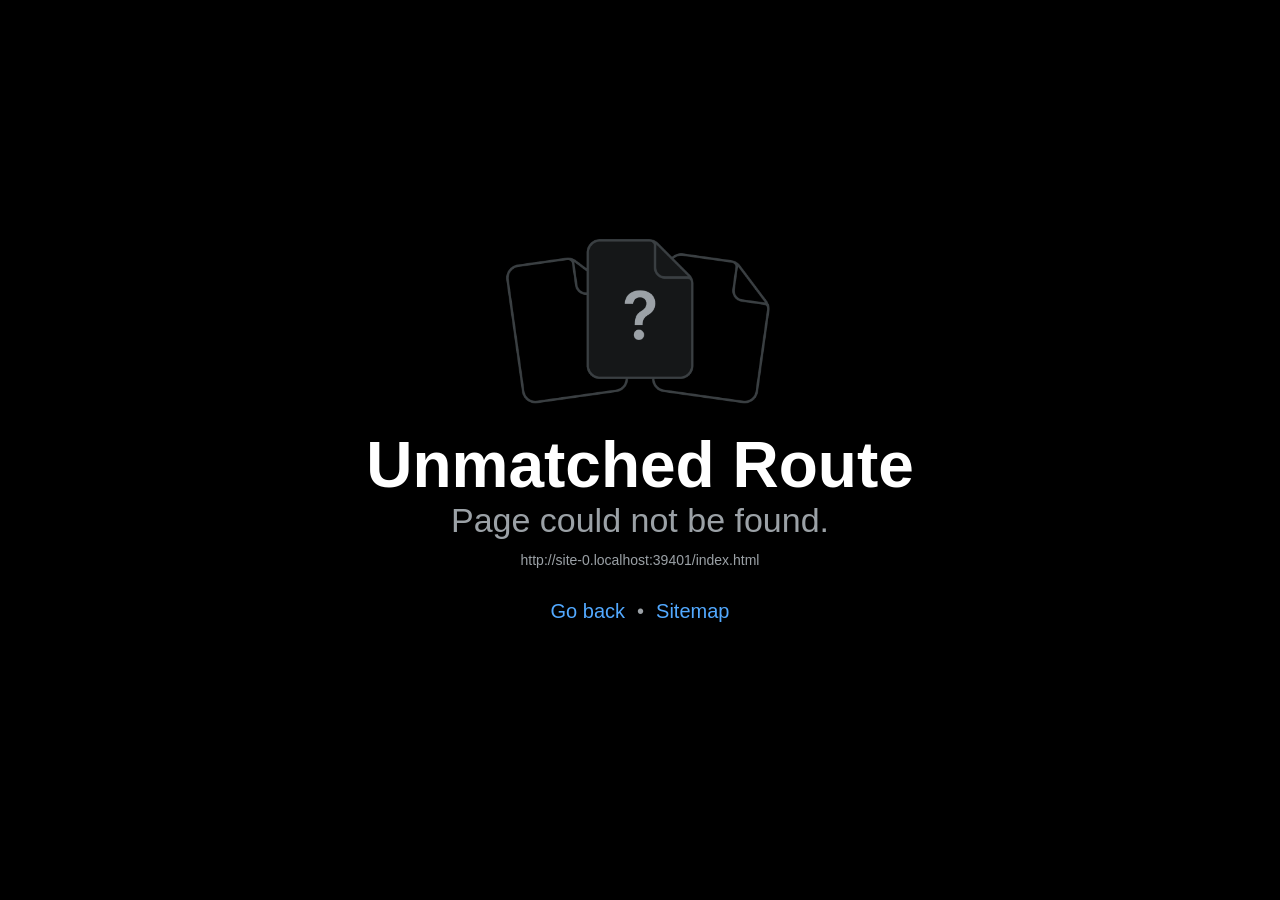
<file: index.html>
<!DOCTYPE html>
<html lang="en">
  <head>
    <meta charset="utf-8" />
    <meta httpEquiv="X-UA-Compatible" content="IE=edge" />
    <meta name="viewport" content="width=device-width, initial-scale=1, shrink-to-fit=no, viewport-fit=cover" />
    <title>Rehyn</title>
    <!-- The `react-native-web` recommended style reset: https://necolas.github.io/react-native-web/docs/setup/#root-element -->
    <style id="expo-reset">
      /* These styles make the body full-height */
      html,
      body {
        height: 100%;
      }
      /* These styles disable body scrolling if you are using <ScrollView> */
      body {
        overflow: hidden;
      }
      /* These styles make the root element full-height */
      #root {
        display: flex;
        height: 100%;
        flex: 1;
      }
    </style>
  <link rel="icon" href="/favicon.ico" />
    <link rel="manifest" href="/manifest.json" />
    <meta name="theme-color" content="#4A7856" />
    <meta name="mobile-web-app-capable" content="yes" />
    <meta name="apple-mobile-web-app-capable" content="yes" />
    <meta name="apple-mobile-web-app-status-bar-style" content="black-translucent" />
    <meta name="apple-mobile-web-app-title" content="Rehyn" />
    <link rel="apple-touch-icon" sizes="180x180" href="/icons/apple-touch-icon.png" />
    <script>
      if ("serviceWorker" in navigator) {
        let reloadingForUpdate = false;
        let hadController = Boolean(navigator.serviceWorker.controller);
        navigator.serviceWorker.addEventListener("controllerchange", () => {
          // First installation already has the current bundle. Do not restart
          // the patient's setup just because the worker takes control.
          if (!hadController) { hadController = true; return; }
          const sessionRoutes = ["assessment", "exercise", "camera-check", "task-intro", "session-check", "emergency"];
          if (sessionRoutes.includes(window.location.pathname.split("/")[1])) return;
          if (reloadingForUpdate) return;
          reloadingForUpdate = true;
          window.location.reload();
        });
        window.addEventListener("load", async () => {
          try {
            const registration = await navigator.serviceWorker.register("/sw.js", { updateViaCache: "none" });
            await registration.update();
          } catch { /* The app also works when offline caching is unavailable. */ }
        });
      }
    </script>
</head>

  <body>
    <!-- Use static rendering with Expo Router to support running without JavaScript. -->
    <noscript>
      You need to enable JavaScript to run this app.
    </noscript>
    <!-- The root element for your Expo app. -->
    <div id="root"></div>
  <script src="/_expo/static/js/web/entry-80a343812f86eaacc761543dcf913a5e.js" defer></script>
</body>
</html>
</file>
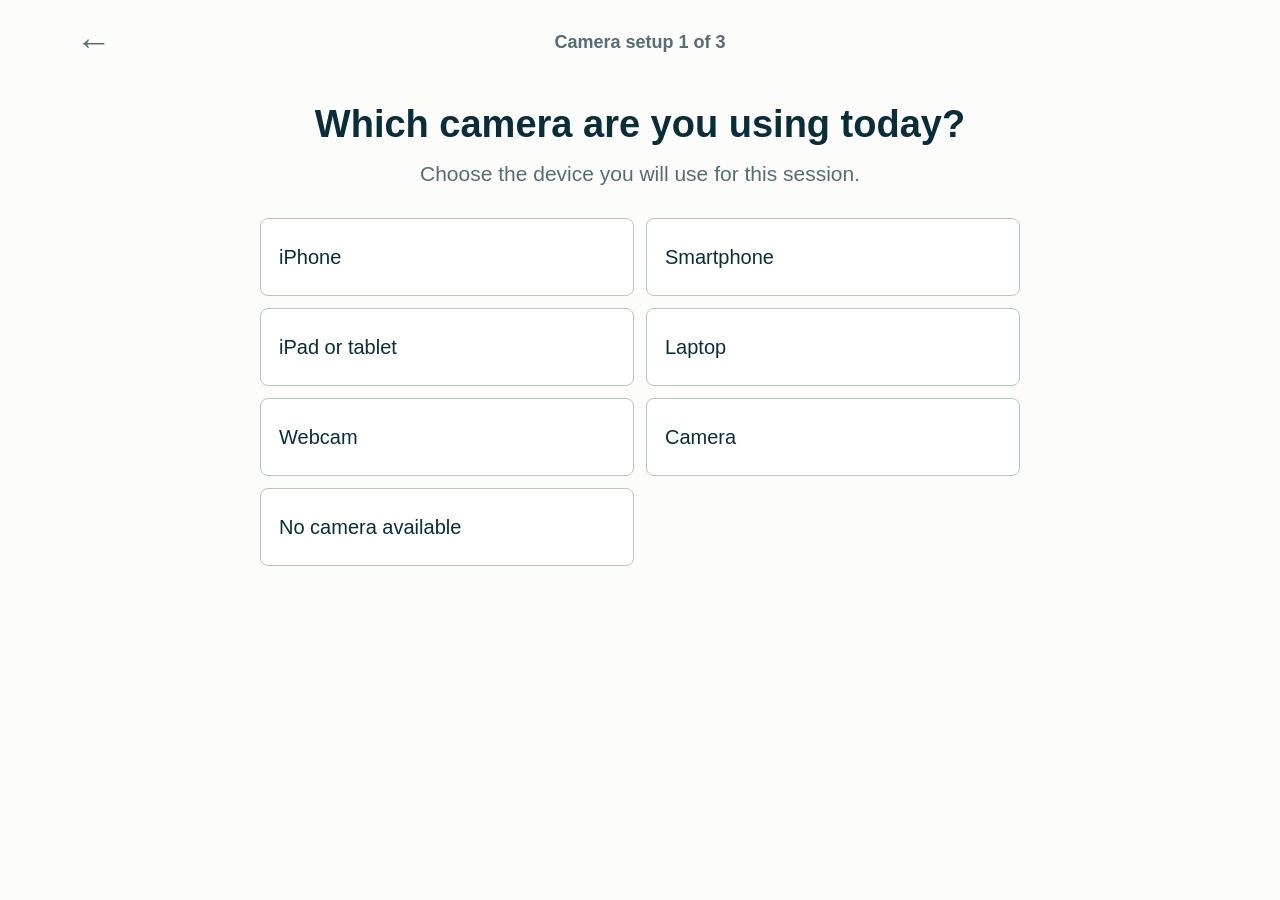
<file: camera-setup/index.html>
<!doctype html>
<html lang="en">
<head>
  <meta charset="utf-8">
  <meta name="viewport" content="width=device-width, initial-scale=1, viewport-fit=cover">
  <meta name="theme-color" content="#fcfcfa">
  <title>Camera setup | Rehyn</title>
  <link rel="stylesheet" href="./setup.css">
</head>
<body>
  <main>
    <header class="topbar">
      <button id="back" class="icon-button" aria-label="Go back" title="Go back">&#8592;</button>
      <span id="step-label">Camera setup 1 of 3</span>
      <span></span>
    </header>
    <section id="choose" class="device-page" aria-labelledby="device-title">
      <h1 id="device-title" tabindex="-1">Which camera are you using today?</h1>
      <p class="subtitle">Choose the device you will use for this session.</p>
      <div id="device-options" class="device-options"></div>
    </section>

    <section id="placement" hidden aria-labelledby="placement-title">
      <h1 id="placement-title" tabindex="-1">Place your iPhone like this</h1>
      <p class="subtitle">Use a stable surface and leave space to move.</p>
      <div class="setup-layout">
        <figure id="illustration" class="illustration">
          <img src="./iphone-setup.png" width="1122" height="1402" alt="An upright iPhone on a stable surface faces the patient. The front camera is level with her shoulder. Move far enough away for the upper body to fit in the camera view.">
        </figure>
        <div class="setup-actions">
          <p class="framing-copy">Make sure the camera can see your head, shoulders, arms and hands.</p>
          <ol class="placement-notes">
            <li id="device-placement">Stand your iPhone upright in a secure holder. Keep the screen facing you.</li>
            <li>Place the camera at shoulder height for your seated position. Ask someone to help if needed.</li>
            <li>For arm and hand tasks, sit in a stable chair. Match the camera to your seated shoulder height.</li>
          </ol>
          <button id="open-check" class="primary">Open camera check <span aria-hidden="true">&#8594;</span></button>
          <button id="play-demo" class="link-button">Play setup demonstration</button>
          <button id="change-device" class="link-button secondary-link">Use a different device</button>
        </div>
      </div>
    </section>

    <section id="test" hidden aria-labelledby="test-title">
      <h1 id="test-title" tabindex="-1">Camera test in progress</h1>
      <p class="subtitle">Keep your head, shoulders, arms and hands in view.</p>
      <div class="test-layout">
        <div id="preview" class="preview">
          <video id="video" autoplay muted playsinline aria-label="Your live camera preview"></video>
          <canvas id="overlay" aria-hidden="true"></canvas>
          <span id="live" class="live-badge" hidden><span></span> LIVE</span>
          <div id="camera-status" class="camera-status" role="status"><span class="spinner" aria-hidden="true"></span><span id="status-text">Opening camera...</span></div>
          <div id="preview-empty" class="preview-empty">Your camera preview will appear here.</div>
        </div>
        <div class="test-actions">
          <div id="error" role="alert" class="error" hidden></div>
          <label id="camera-source-label" class="camera-source" hidden>Camera <select id="camera-source" aria-label="Camera source"></select></label>
          <div class="checklist">
            <div class="check-row"><span id="steady-icon" class="spinner" aria-hidden="true"></span><span id="steady-text" role="status">Checking view steadiness</span></div>
            <div class="check-row"><span id="position-icon" class="spinner" aria-hidden="true"></span><span id="position-text" role="status">Checking head and shoulders</span></div>
            <div class="check-row"><span id="frame-icon" class="spinner" aria-hidden="true"></span><span id="frame-text" role="status">Checking arms and hands</span></div>
          </div>
          <p class="check-note">Rehyn checks these automatically. No boxes to tick.</p>
          <p id="frame-hint" class="frame-hint" role="status">Keep both arms relaxed and visible.</p>
          <button id="continue" class="primary" disabled>Testing camera...</button>
          <button id="retry" class="primary" hidden>Try camera again</button>
          <button id="stop" class="link-button">Stop test</button>
          <p class="privacy">This setup check stays on your device. It is not recorded.</p>
        </div>
      </div>
    </section>

    <section id="no-camera" class="device-page" hidden>
      <h1 tabindex="-1">No camera available?</h1>
      <p class="subtitle">Your survey answers and saved plan are still available. Camera-guided tasks need a working camera.</p>
      <button id="no-camera-back" class="primary">Back to Rehyn</button>
      <button id="choose-again" class="link-button">Choose a camera</button>
    </section>
  </main>
  <dialog id="demo" aria-labelledby="demo-title">
    <div class="demo-header"><h2 id="demo-title">iPhone setup demonstration</h2><button id="close-demo" class="icon-button" aria-label="Close demonstration">&#215;</button></div>
    <div class="demo-image"><img src="./iphone-setup.png" alt="Phone placement demonstration" width="1122" height="1402"></div>
    <p id="demo-caption" aria-live="polite"></p>
    <div class="demo-controls"><button id="demo-toggle">Pause</button><span id="demo-count"></span><button id="demo-next">Next step &#8594;</button></div>
  </dialog>
  <script type="module" src="./setup.mjs"></script>
</body>
</html>
</file>
<file: camera-setup/setup.css>
:root { color-scheme: light; font-family: Arial, Helvetica, sans-serif; color: #092d39; background: #fcfcfa; --green: #08634e; --muted: #566d75; }
* { box-sizing: border-box; letter-spacing: 0; }
body { margin: 0; }
[hidden] { display: none !important; }
button, input { font: inherit; }
button { cursor: pointer; color: inherit; touch-action: manipulation; }
button:focus-visible, input:focus-visible { outline: 3px solid #08a7c1; outline-offset: 4px; }
button:disabled { cursor: default; }
main { max-width: 1180px; margin: auto; padding: max(16px, env(safe-area-inset-top)) max(20px, env(safe-area-inset-right)) max(24px, env(safe-area-inset-bottom)) max(20px, env(safe-area-inset-left)); }
.topbar { display: grid; grid-template-columns: 48px 1fr 48px; align-items: center; min-height: 52px; margin-bottom: 20px; text-align: center; font-size: 18px; font-weight: 600; color: var(--muted); }
.icon-button { background: transparent; border: 0; width: 48px; height: 48px; font-size: 36px; line-height: 1; }
h1 { font-size: 38px; line-height: 1.15; margin: 0 0 12px; text-align: center; overflow-wrap: break-word; }
h1:focus { outline: none; }
.subtitle { margin: 0 auto 26px; text-align: center; color: var(--muted); font-size: 21px; line-height: 1.4; max-width: 850px; }
.setup-layout, .test-layout { display: grid; grid-template-columns: minmax(0, 1.1fr) minmax(0, 1fr); gap: 40px; align-items: center; }
.setup-layout.no-illustration { grid-template-columns: minmax(0, 1fr); max-width: 720px; margin: auto; }
.illustration { margin: 0; overflow: hidden; border-radius: 8px; }
.illustration img { display: block; width: 100%; height: auto; }
.framing-copy { font-size: 26px; line-height: 1.4; font-weight: 700; margin: 0 0 24px; }
.placement-notes { padding-left: 25px; color: var(--muted); line-height: 1.55; font-size: 18px; margin: 0 0 28px; }
.placement-notes li { padding-left: 5px; margin: 12px 0; }
.primary { width: 100%; min-height: 62px; border: 0; background: var(--green); color: white; border-radius: 8px; font-size: 22px; font-weight: 700; padding: 16px 20px; line-height: 1.25; display: flex; align-items: center; justify-content: center; gap: 14px; }
.primary:disabled { background: #799e98; }
.primary:hover:not(:disabled) { background: #075341; }
.link-button { display: block; background: none; border: 0; margin: 18px auto 0; padding: 10px; font-size: 19px; line-height: 1.4; color: var(--green); text-decoration: underline; text-underline-offset: 4px; }
.secondary-link { font-size: 16px; margin-top: 4px; }
.device-page { max-width: 760px; margin: 35px auto; }
.device-options { display: grid; grid-template-columns: 1fr 1fr; gap: 12px; margin-top: 30px; }
.device-options button { min-height: 78px; border: 1px solid #b7c7c3; border-radius: 8px; background: white; padding: 18px; text-align: left; font-size: 20px; }
.device-options button:hover { background: #e6f1ea; border-color: var(--green); }
.preview { position: relative; width: 100%; aspect-ratio: 4 / 5; border-radius: 8px; overflow: hidden; background: #1b292c; }
video, canvas { width: 100%; height: 100%; position: absolute; inset: 0; }
video { object-fit: contain; transform: scaleX(-1); }
canvas { pointer-events: none; }
.live-badge { position: absolute; top: 14px; left: 14px; display: flex; gap: 8px; align-items: center; background: #263330e6; color: white; border-radius: 6px; padding: 10px 12px; font-size: 15px; font-weight: 700; }
.live-badge span { width: 10px; height: 10px; border-radius: 50%; background: #35e989; }
.camera-status { position: absolute; bottom: 18px; left: 16px; right: 16px; background: #08634ee8; border: 1px solid #8cdeb5; color: white; padding: 16px; border-radius: 8px; display: flex; gap: 12px; align-items: center; justify-content: center; font-size: 18px; font-weight: 700; text-align: center; }
.preview-empty { position: absolute; inset: 25% 10%; display: flex; align-items: center; justify-content: center; text-align: center; color: #d8e6e3; font-size: 20px; line-height: 1.5; }
.checklist { border: 1px solid #d5dedb; border-radius: 8px; padding: 0 18px; background: white; }
.check-row { display: flex; align-items: center; gap: 16px; min-height: 88px; padding: 18px 0; font-size: 23px; font-weight: 700; line-height: 1.3; }
.check-row:not(:last-child) { border-bottom: 1px solid #e0e5e3; }
.spinner { display: inline-block; width: 28px; height: 28px; flex-shrink: 0; border: 4px solid #9cdbcc; border-right-color: #08a7b8; border-radius: 50%; animation: spin 1s linear infinite; }
.check { display: inline-flex; width: 32px; height: 32px; align-items: center; justify-content: center; flex-shrink: 0; border-radius: 50%; background: #168353; color: white; font-size: 24px; }
.check-note, .privacy { font-size: 15px; color: var(--muted); line-height: 1.5; margin: 14px 0 20px; }
.camera-source { display: flex; flex-direction: column; gap: 8px; font-size: 18px; margin-bottom: 18px; }
.camera-source select { max-width: 100%; width: 100%; min-height: 48px; font: inherit; padding: 10px; border: 1px solid #b7c7c3; border-radius: 6px; background: white; color: #092d39; }
.privacy { text-align: center; margin-bottom: 0; }
.frame-hint { min-height: 48px; font-size: 18px; line-height: 1.4; color: var(--muted); }
.error { padding: 16px; background: #fff0ed; color: #9b3027; border: 1px solid #e5b5ac; border-radius: 8px; margin-bottom: 18px; font-size: 17px; line-height: 1.5; }
dialog { max-width: 640px; width: calc(100% - 32px); max-height: 92dvh; overflow: auto; border: 1px solid #cfdbd6; border-radius: 8px; padding: 20px; background: #fcfcfa; color: #092d39; }
dialog::backdrop { background: #102922b8; }
.demo-header, .demo-controls { display: flex; align-items: center; justify-content: space-between; gap: 12px; }
.demo-header h2 { font-size: 22px; line-height: 1.3; margin: 0 0 12px; }
.demo-image { overflow: hidden; height: min(46dvh, 450px); border-radius: 8px; background: #e6eae7; }
.demo-image img { width: 100%; height: 100%; object-fit: contain; transition: transform 1.4s ease; }
.demo-image[data-step="0"] img { transform-origin: 12% 30%; transform: scale(1.55); }
.demo-image[data-step="1"] img { transform-origin: 50% 32%; transform: scale(1.2); }
.demo-image[data-step="2"] img { transform: scale(1); }
#demo-caption { font-size: 20px; line-height: 1.4; min-height: 84px; }
.demo-controls button { border: 1px solid #b7c7c3; background: #e5efe8; border-radius: 6px; min-height: 44px; padding: 10px 14px; }
@keyframes spin { to { transform: rotate(360deg); } }
@media (max-width: 760px) {
  main { padding-left: max(16px, env(safe-area-inset-left)); padding-right: max(16px, env(safe-area-inset-right)); }
  .topbar { margin-bottom: 18px; font-size: 16px; }
  h1 { font-size: 28px; }
  .subtitle { font-size: 18px; margin-bottom: 20px; }
  .setup-layout, .test-layout { grid-template-columns: minmax(0, 1fr); gap: 22px; }
  .framing-copy { font-size: 22px; margin-bottom: 16px; }
  .placement-notes { font-size: 16px; }
  .phone-placement .placement-notes { padding: 0; list-style: none; margin-bottom: 20px; }
  .phone-placement .placement-notes li { padding: 0; }
  .phone-placement .placement-notes li:nth-child(-n+2) { display: none; }
  .primary { font-size: 21px; min-height: 58px; }
  .preview { aspect-ratio: 3 / 4; max-height: 68dvh; }
  video { object-fit: cover; }
  .camera-status { font-size: 16px; padding: 12px; }
  .check-row { font-size: 21px; min-height: 78px; }
  .device-options { grid-template-columns: 1fr; }
  .device-page { margin-top: 16px; }
}
@media (prefers-reduced-motion: reduce) {
  .spinner { animation: none; }
  .demo-image img { transition: none; }
}
</file>
